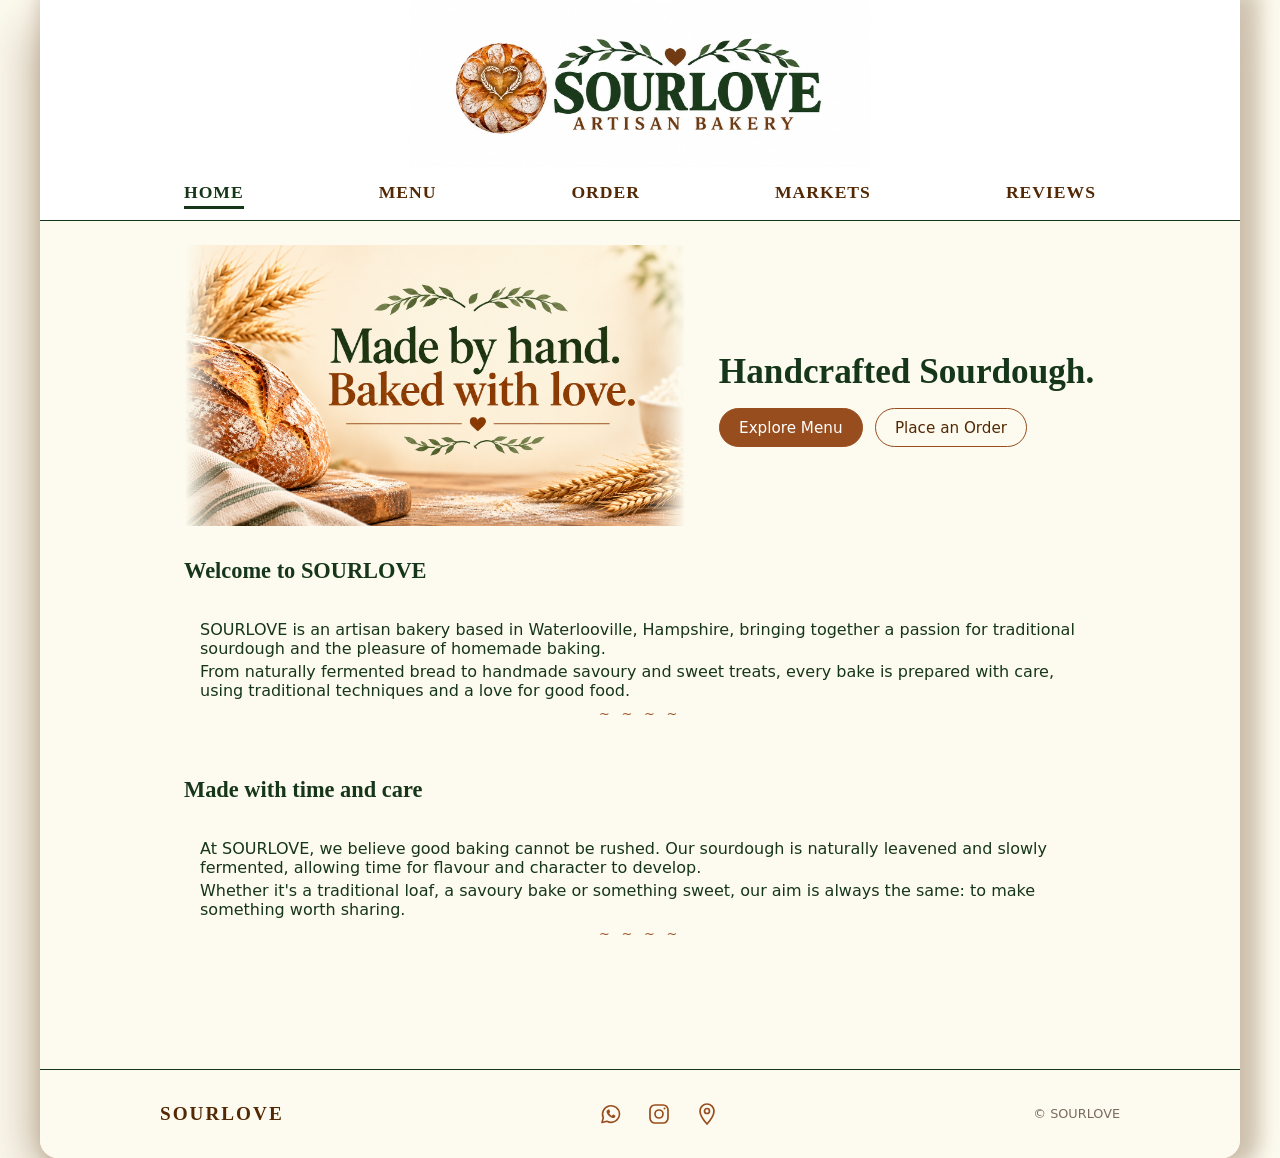
<file: index.html>
<!DOCTYPE html>
<html lang="en">

<head>
  <meta charset="UTF-8">
  <meta name="viewport" content="width=device-width, initial-scale=1.0">
  <meta name="description"
    content="Discover SOURLOVE, an artisan sourdough bakery in Waterlooville, Hampshire. Handcrafted sourdough and handmade baked goods.">
  <title>SOURLOVE — Artisan Sourdough Bakery</title>
  <link rel="stylesheet" href="styles.css">
</head>

<body>
  <div class="page-container">
    <div id="site-header"></div>
    <main>

      <!-- HERO -->
      <section class="hero">

        <div class="hero-image">
          <img src="images/Sourlovelogo_hero.png" alt="SOURLOVE Artisan Sourdough Bakery">
        </div>

        <div class="hero-text">
          <h1>Handcrafted Sourdough.</h1>

          <div class="hero-actions">
            <a href="menu.html" class="btn btn-primary">Explore Menu</a>
            <a href="order.html" class="btn btn-outline">Place an Order</a>
          </div>
        </div>

      </section>

      <!-- INTRODUCTION -->
      <section class="section">

        <div class="section-header">
          <h2>Welcome to SOURLOVE</h2>
        </div>

        <div class="card">
          <p>
            SOURLOVE is an artisan bakery based in Waterlooville,
            Hampshire, bringing together a passion for traditional
            sourdough and the pleasure of homemade baking.
          </p>

          <p>
            From naturally fermented bread to handmade savoury
            and sweet treats, every bake is prepared with care,
            using traditional techniques and a love for good food.
          </p>
        </div>

      </section>

      <!-- OUR APPROACH -->
      <section class="section">

        <div class="section-header">
          <h2>Made with time and care</h2>
        </div>

        <div class="card">
          <p>
            At SOURLOVE, we believe good baking cannot be rushed.
            Our sourdough is naturally leavened and slowly fermented,
            allowing time for flavour and character to develop.
          </p>

          <p>
            Whether it's a traditional loaf, a savoury bake or
            something sweet, our aim is always the same:
            to make something worth sharing.
          </p>
        </div>

      </section>

    </main>

    <div id="site-footer"></div>
  </div>
  <script src="js/layout.js"></script>
</body>

</html>
</file>
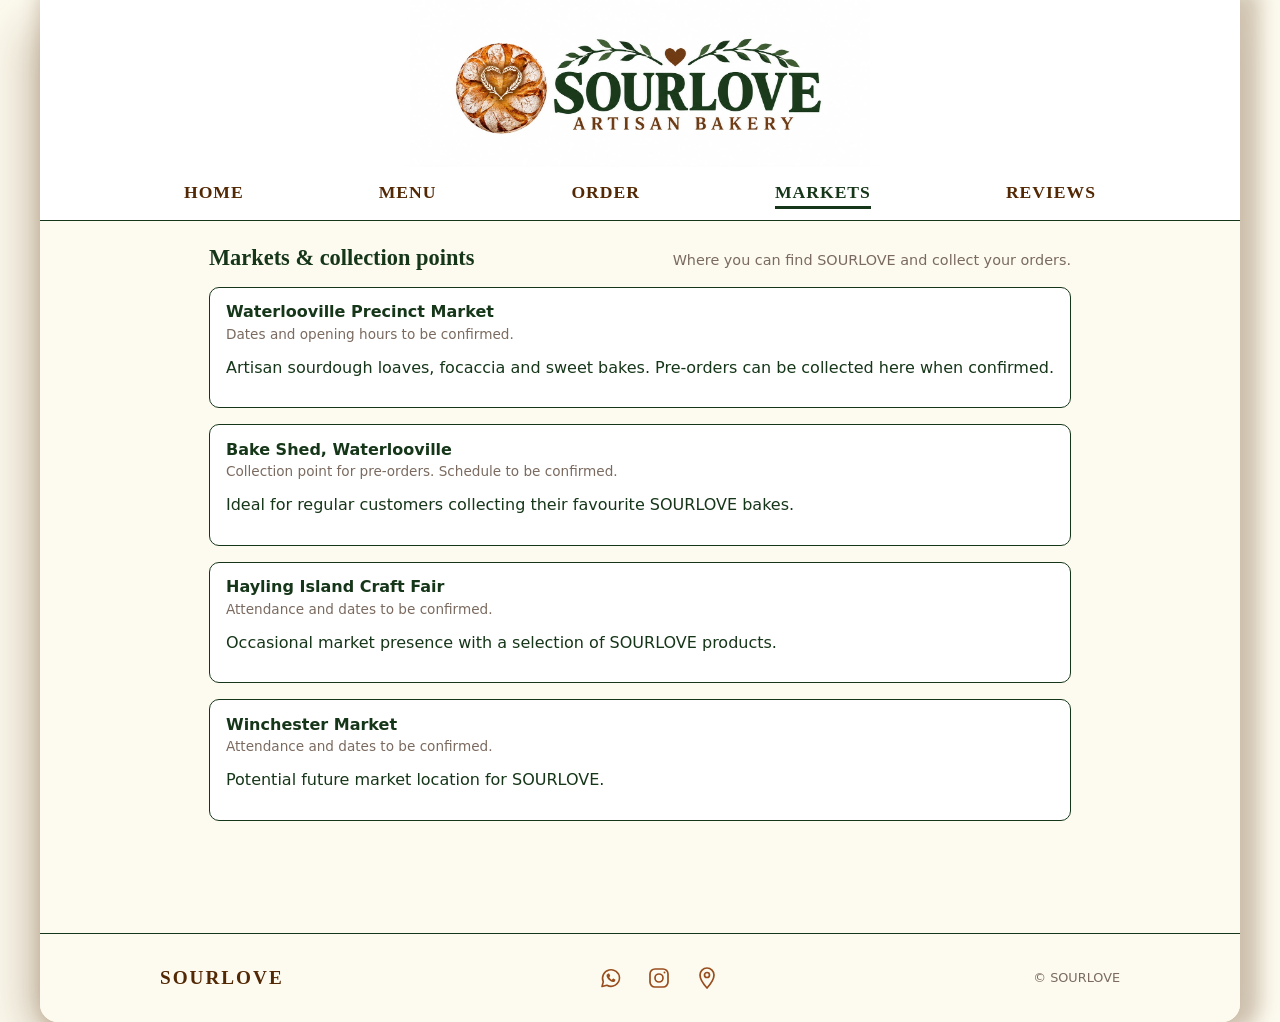
<file: markets.html>
<!DOCTYPE html>
<html lang="en">

<head>
  <meta charset="UTF-8">
  <meta name="viewport" content="width=device-width, initial-scale=1.0">
  <title>SOURLOVE — Markets & Collection</title>
  <link rel="stylesheet" href="styles.css">
</head>

<body>
  <div class="page-container">
    <div id="site-header"></div>

    <main>
      <section class="section">
        <div class="section-header">
          <h2>Markets & collection points</h2>
          <p>Where you can find SOURLOVE and collect your orders.</p>
        </div>

        <div class="market-list">
          <div class="market-item">
            <h3>Waterlooville Precinct Market</h3>
            <div class="market-meta">Dates and opening hours to be confirmed.</div>
            <p>Artisan sourdough loaves, focaccia and sweet bakes. Pre‑orders can be collected here when confirmed.</p>
          </div>

          <div class="market-item">
            <h3>Bake Shed, Waterlooville</h3>
            <div class="market-meta">Collection point for pre‑orders. Schedule to be confirmed.</div>
            <p>Ideal for regular customers collecting their favourite SOURLOVE bakes.</p>
          </div>

          <div class="market-item">
            <h3>Hayling Island Craft Fair</h3>
            <div class="market-meta">Attendance and dates to be confirmed.</div>
            <p>Occasional market presence with a selection of SOURLOVE products.</p>
          </div>

          <div class="market-item">
            <h3>Winchester Market</h3>
            <div class="market-meta">Attendance and dates to be confirmed.</div>
            <p>Potential future market location for SOURLOVE.</p>
          </div>
        </div>
      </section>
    </main>
    <div id="site-footer"></div>
    <script src="js/layout.js"></script>
</body>

</html>
</file>
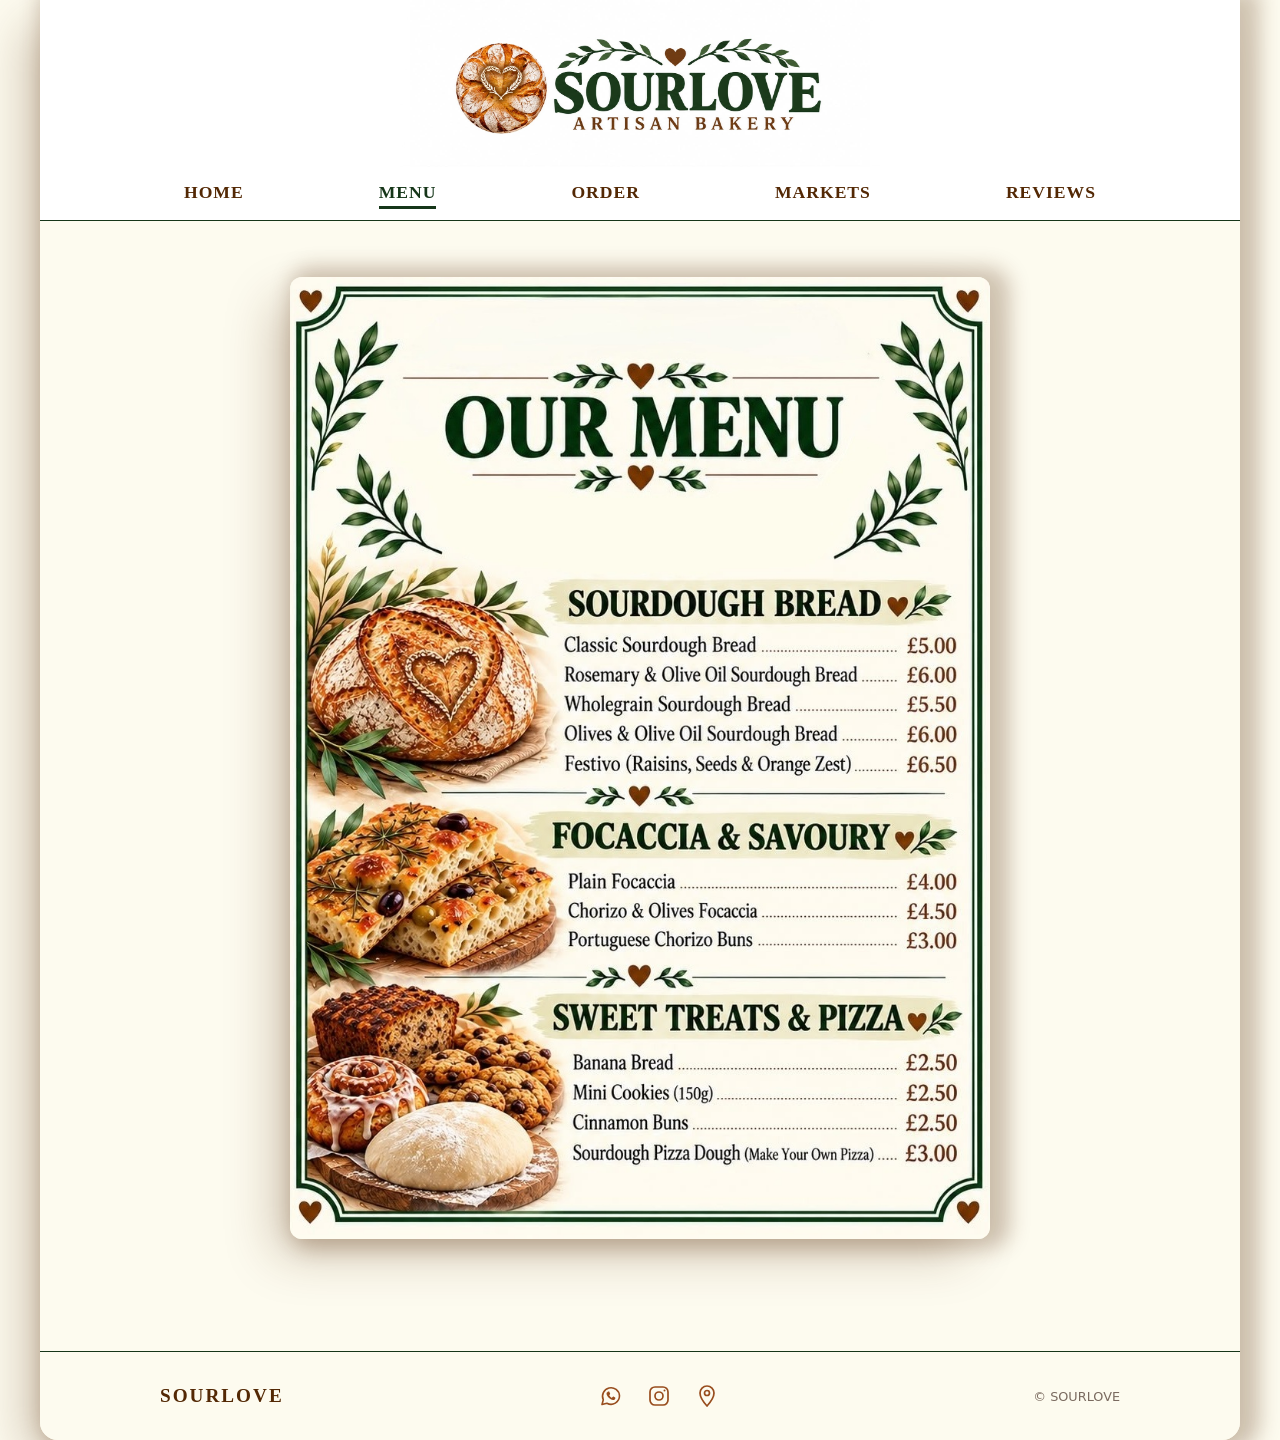
<file: menu.html>
<!DOCTYPE html>
<html lang="en">

<head>
  <meta charset="UTF-8">
  <meta name="viewport" content="width=device-width, initial-scale=1.0">
  <title>SOURLOVE — Menu</title>
  <link rel="stylesheet" href="styles.css">
</head>

<body>
  <div class="page-container">
    <div id="site-header"></div>

    <main>
      <section class="section">
        <!-- <div class="section-header">
          <h2>Menu</h2>
        </div> -->
        <div class="menu-image">
          <img src="images/Menu.jpeg" alt="SOURLOVE Menu">
        </div>

        <!-- <table class="menu-table">
          <thead>
            <tr>
              <th>Product</th>
              <th>Description</th>
              <th>Price</th>
              <th>Pack size</th>
              <th>Ingredients & allergens</th>
            </tr>
          </thead>
          <tbody>
            <tr>
              <td>Classic Sourdough</td>
              <td>Traditional sourdough loaf with a crisp crust and open crumb.</td>
              <td>£5.00</td>
              <td>1 loaf</td>
              <td>Wheat flour, water, salt, sourdough starter. Contains gluten.</td>
            </tr>
            <tr>
              <td>Olive Oil & Rosemary Sourdough</td>
              <td>Fragrant loaf enriched with olive oil and rosemary.</td>
              <td>£6.00</td>
              <td>1 loaf</td>
              <td>Wheat flour, water, olive oil, rosemary, salt, sourdough starter. Contains gluten.</td>
            </tr>
            <tr>
              <td>Wholegrain Sourdough</td>
              <td>Hearty wholegrain sourdough with a nutty flavour.</td>
              <td>£5.50</td>
              <td>1 loaf</td>
              <td>Wholemeal wheat flour, water, salt, sourdough starter. Contains gluten.</td>
            </tr>
            <tr>
              <td>Sourdough Chocolate Muffins (pack of 2)</td>
              <td>Rich chocolate muffins made with sourdough.</td>
              <td>£2.50</td>
              <td>2 muffins</td>
              <td>Wheat flour, cocoa, sugar, eggs, butter, sourdough starter. Contains gluten, eggs, milk.</td>
            </tr>
            <tr>
              <td>Sourdough Banana Cake</td>
              <td>Moist banana cake with sourdough for extra depth.</td>
              <td>£3.00</td>
              <td>1 slice / portion</td>
              <td>Wheat flour, banana, sugar, eggs, butter, sourdough starter. Contains gluten, eggs, milk.</td>
            </tr>
            <tr>
              <td>Giant Chocolate Cookie</td>
              <td>Large chewy cookie with chocolate chunks.</td>
              <td>£2.50</td>
              <td>1 cookie</td>
              <td>Wheat flour, sugar, butter, chocolate, eggs. Contains gluten, milk, eggs.</td>
            </tr>
            <tr>
              <td>Mini Cookies (pack)</td>
              <td>Assorted mini cookies, perfect for sharing.</td>
              <td>£2.50</td>
              <td>Pack (quantity to be confirmed)</td>
              <td>Wheat flour, sugar, butter, chocolate (varies). Contains gluten, milk, eggs.</td>
            </tr>
            <tr>
              <td>Blueberry Muffins</td>
              <td>Soft muffins with fresh or frozen blueberries.</td>
              <td>£2.50</td>
              <td>1 muffin</td>
              <td>Wheat flour, blueberries, sugar, eggs, butter. Contains gluten, eggs, milk.</td>
            </tr>
            <tr>
              <td>Portuguese Chorizo Bun</td>
              <td>Soft bun filled with Portuguese chorizo.</td>
              <td>£3.00</td>
              <td>1 bun</td>
              <td>Wheat flour, chorizo (pork), water, yeast, salt. Contains gluten; may contain sulphites.</td>
            </tr>
            <tr>
              <td>Chorizo & Olive Focaccia</td>
              <td>Focaccia topped with chorizo and olives.</td>
              <td>£4.50</td>
              <td>1 piece / portion</td>
              <td>Wheat flour, water, olive oil, chorizo (pork), olives, salt, yeast. Contains gluten; may contain
                sulphites.</td>
            </tr>
          </tbody>
        </table> -->
      </section>
    </main>
    <div id="site-footer"></div>
  </div>
  <script src="js/layout.js"></script>
</body>

</html>
</file>
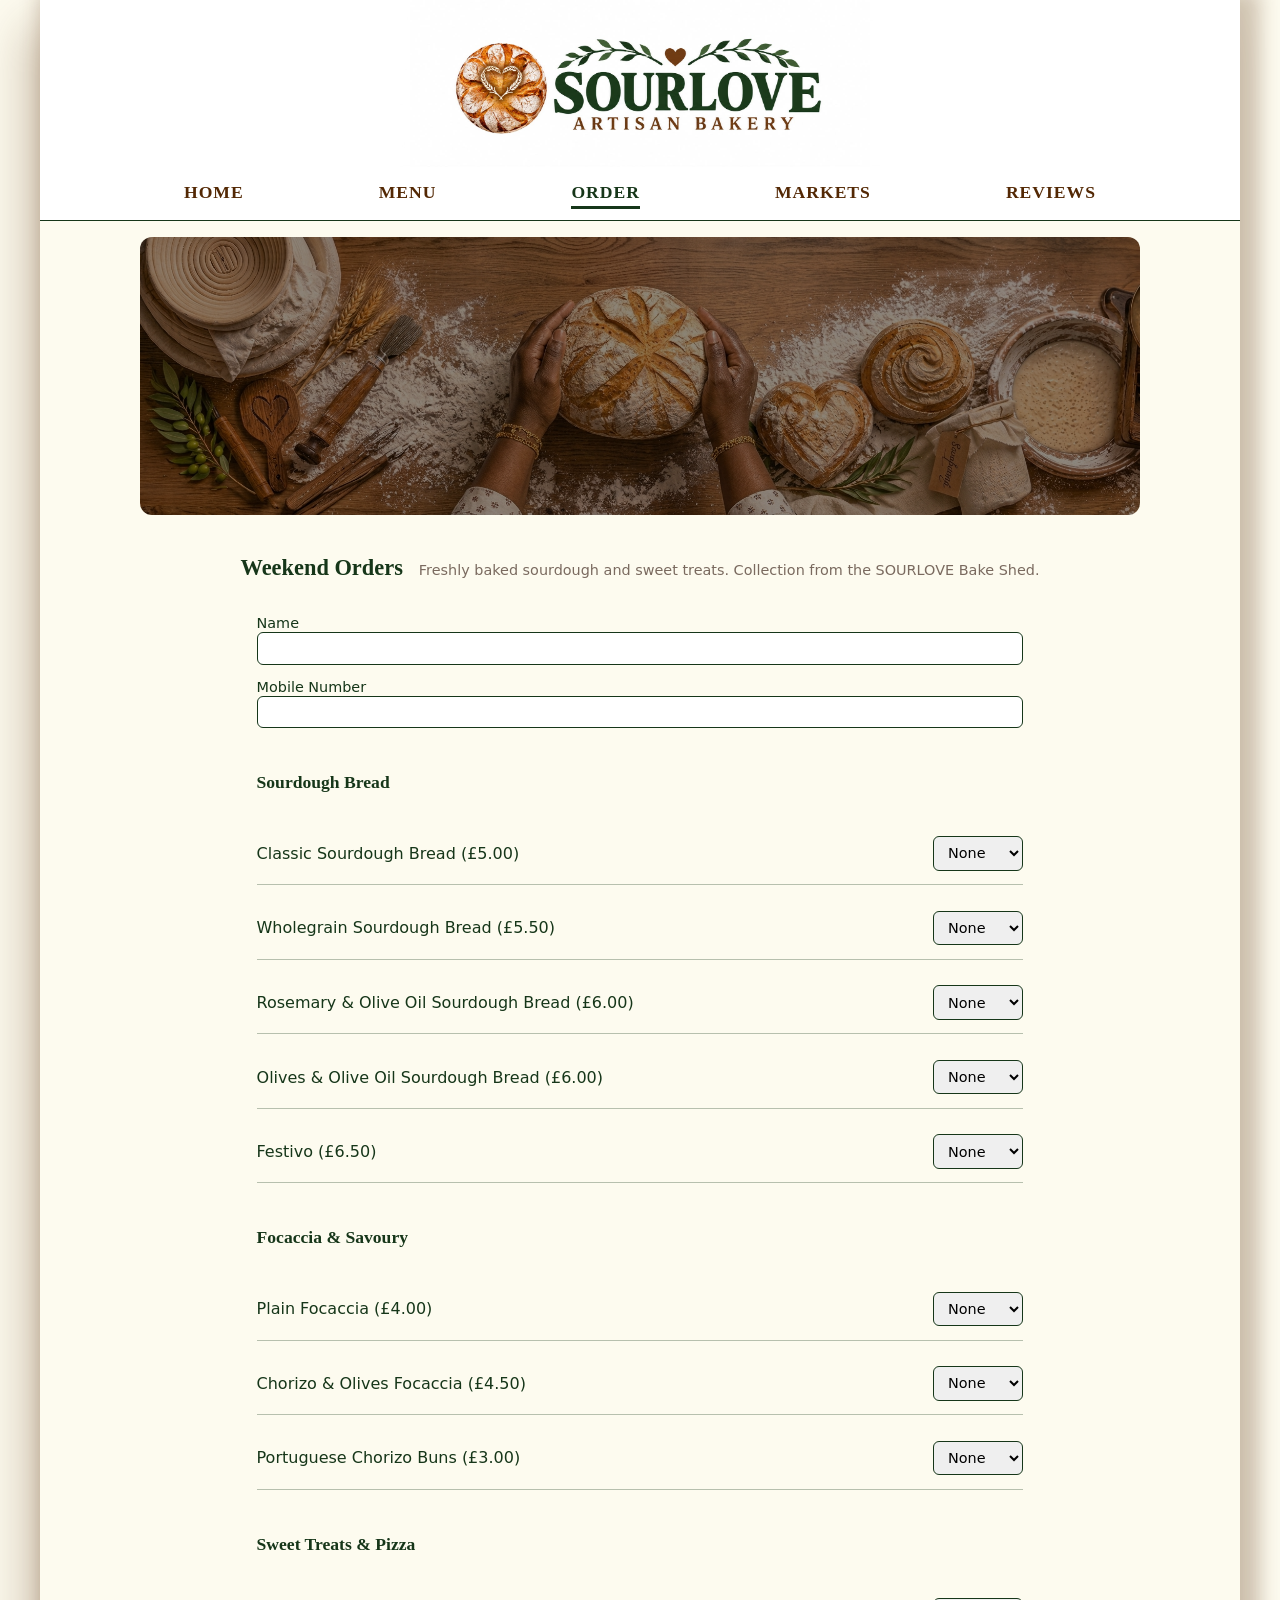
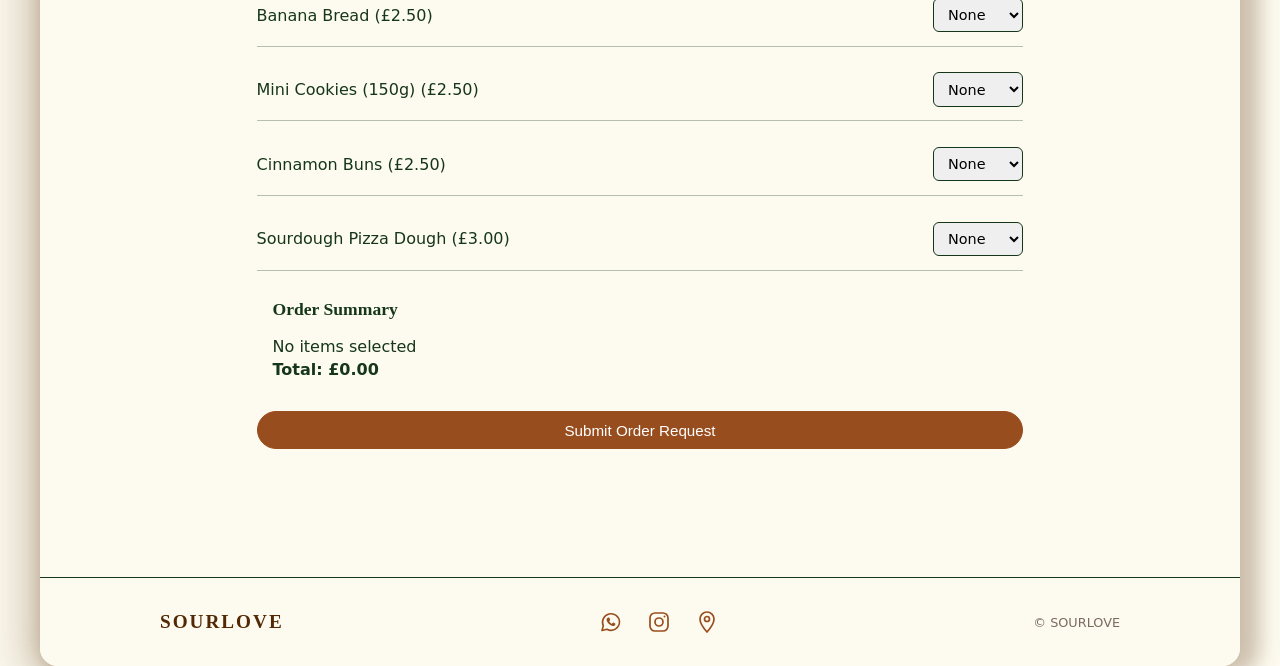
<file: order.html>
<!DOCTYPE html>
<html lang="en">

<head>
  <meta charset="UTF-8">
  <meta name="viewport" content="width=device-width, initial-scale=1.0">
  <title>SOURLOVE — Order</title>
  <link rel="stylesheet" href="styles.css">
</head>

<body>
    <div class="page-container">

    <div id="site-header"></div>
    <div class="baking-image">
    <img src="images/baking banner3.jpg" alt="SOURLOVE Baking">
  </div>

    <main>

      <section class="section order-page">

        <div class="section-header">
          <h2>Weekend Orders</h2>
          <p>
            Freshly baked sourdough and sweet treats. Collection from the SOURLOVE Bake Shed.
          </p>
        </div>

        <div class="card product-card">

          <form id="orderForm">

            <div>
              <label for="name">Name</label>
              <input id="name" type="text" required>
            </div>

            <div>
              <label for="mobile">Mobile Number</label>
              <input id="mobile" type="text" required>
            </div>

            <h3>Sourdough Bread</h3>

            <div class="product-row">
              <span>Classic Sourdough Bread (£5.00)</span>
              <select class="qty" data-name="Classic Sourdough Bread" data-price="5">
                <option value="0">None</option>
                <option value="1">1</option>
                <option value="2">2</option>
                <option value="3">3</option>
                <option value="4">4</option>
                <option value="5">5</option>
              </select>
            </div>

            <div class="product-row">
              <span>Wholegrain Sourdough Bread (£5.50)</span>
              <select class="qty" data-name="Wholegrain Sourdough Bread" data-price="5.5">
                <option value="0">None</option>
                <option value="1">1</option>
                <option value="2">2</option>
                <option value="3">3</option>
                <option value="4">4</option>
                <option value="5">5</option>
              </select>
            </div>

            <div class="product-row">
              <span>Rosemary & Olive Oil Sourdough Bread (£6.00)</span>
              <select class="qty" data-name="Rosemary & Olive Oil Sourdough Bread" data-price="6">
                <option value="0">None</option>
                <option value="1">1</option>
                <option value="2">2</option>
                <option value="3">3</option>
                <option value="4">4</option>
                <option value="5">5</option>
              </select>
            </div>

            <div class="product-row">
              <span>Olives & Olive Oil Sourdough Bread (£6.00)</span>
              <select class="qty" data-name="Olives & Olive Oil Sourdough Bread" data-price="6">
                <option value="0">None</option>
                <option value="1">1</option>
                <option value="2">2</option>
                <option value="3">3</option>
                <option value="4">4</option>
                <option value="5">5</option>
              </select>
            </div>

            <div class="product-row">
              <span>Festivo (£6.50)</span>
              <select class="qty" data-name="Festivo" data-price="6.5">
                <option value="0">None</option>
                <option value="1">1</option>
                <option value="2">2</option>
                <option value="3">3</option>
                <option value="4">4</option>
                <option value="5">5</option>
              </select>
            </div>

            <h3>Focaccia & Savoury</h3>

            <div class="product-row">
              <span>Plain Focaccia (£4.00)</span>
              <select class="qty" data-name="Plain Focaccia" data-price="4">
                <option value="0">None</option>
                <option value="1">1</option>
                <option value="2">2</option>
                <option value="3">3</option>
                <option value="4">4</option>
                <option value="5">5</option>
              </select>
            </div>

            <div class="product-row">
              <span>Chorizo & Olives Focaccia (£4.50)</span>
              <select class="qty" data-name="Chorizo & Olives Focaccia" data-price="4.5">
                <option value="0">None</option>
                <option value="1">1</option>
                <option value="2">2</option>
                <option value="3">3</option>
                <option value="4">4</option>
                <option value="5">5</option>
              </select>
            </div>

            <div class="product-row">
              <span>Portuguese Chorizo Buns (£3.00)</span>
              <select class="qty" data-name="Portuguese Chorizo Buns" data-price="3">
                <option value="0">None</option>
                <option value="1">1</option>
                <option value="2">2</option>
                <option value="3">3</option>
                <option value="4">4</option>
                <option value="5">5</option>
              </select>
            </div>

            <h3>Sweet Treats & Pizza</h3>

            <div class="product-row">
              <span>Banana Bread (£2.50)</span>
              <select class="qty" data-name="Banana Bread" data-price="2.5">
                <option value="0">None</option>
                <option value="1">1</option>
                <option value="2">2</option>
                <option value="3">3</option>
                <option value="4">4</option>
                <option value="5">5</option>
              </select>
            </div>

            <div class="product-row">
              <span>Mini Cookies (150g) (£2.50)</span>
              <select class="qty" data-name="Mini Cookies (150g)" data-price="2.5">
                <option value="0">None</option>
                <option value="1">1</option>
                <option value="2">2</option>
                <option value="3">3</option>
                <option value="4">4</option>
                <option value="5">5</option>
              </select>
            </div>

            <div class="product-row">
              <span>Cinnamon Buns (£2.50)</span>
              <select class="qty" data-name="Cinnamon Buns" data-price="2.5">
                <option value="0">None</option>
                <option value="1">1</option>
                <option value="2">2</option>
                <option value="3">3</option>
                <option value="4">4</option>
                <option value="5">5</option>
              </select>
            </div>

            <div class="product-row">
              <span>Sourdough Pizza Dough (£3.00)</span>
              <select class="qty" data-name="Sourdough Pizza Dough" data-price="3">
                <option value="0">None</option>
                <option value="1">1</option>
                <option value="2">2</option>
                <option value="3">3</option>
                <option value="4">4</option>
                <option value="5">5</option>
              </select>
            </div>

            <div class="card summary-card">

              <h3>Order Summary</h3>

              <div id="summary">
                No items selected
              </div>

              <p class="order-total">
                <strong>Total: £<span id="total">0.00</span></strong>
              </p>

            </div>

            <button type="submit" class="btn btn-primary">
              Submit Order Request
            </button>

          </form>

        </div>

      </section>

    </main>

    <div id="site-footer"></div>

  </div>

  <script src="js/layout.js"></script>

  <script>
    const qtySelectors = document.querySelectorAll('.qty');

    qtySelectors.forEach(select => {
      select.addEventListener('change', updateSummary);
    });

    function updateSummary() {

      const summary = document.getElementById('summary');
      const totalBox = document.getElementById('total');

      let html = '';
      let total = 0;

      qtySelectors.forEach(select => {

        const qty = parseInt(select.value);

        if (qty > 0) {

          const name = select.dataset.name;
          const price = parseFloat(select.dataset.price);

          const lineTotal = qty * price;

          total += lineTotal;

          html += `
            <div class="summary-line">
              <span>${qty} × ${name}</span>
              <span>£${lineTotal.toFixed(2)}</span>
            </div>
          `;
        }
      });

      summary.innerHTML = html || 'No items selected';
      totalBox.textContent = total.toFixed(2);
    }
  </script>

</body>

</html>
</file>
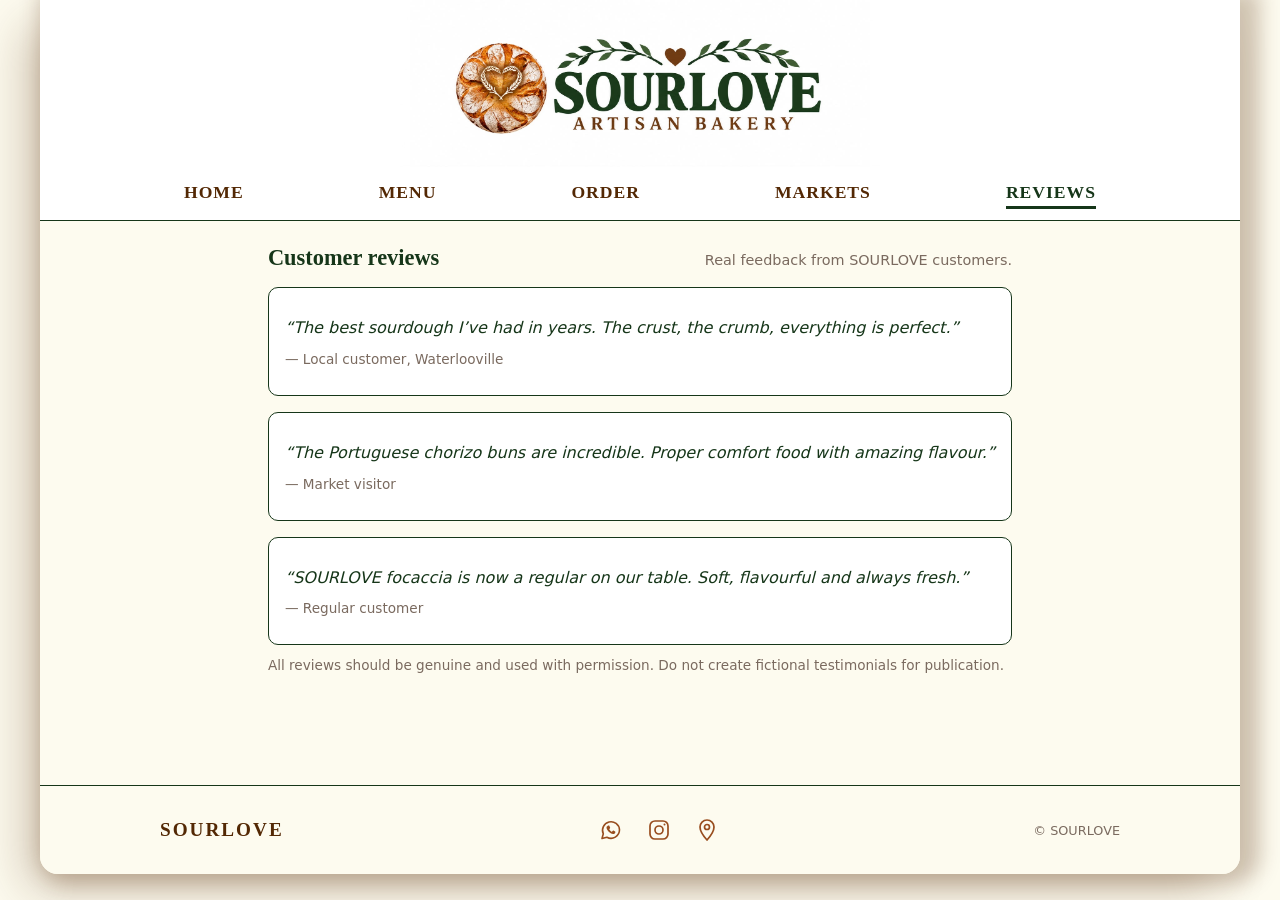
<file: reviews.html>
<!DOCTYPE html>
<html lang="en">

<head>
  <meta charset="UTF-8">
  <meta name="viewport" content="width=device-width, initial-scale=1.0">
  <title>SOURLOVE — Customer Reviews</title>
  <link rel="stylesheet" href="styles.css">
</head>

<body>
  <div class="page-container">
    <div id="site-header"></div>

    <main>
      <section class="section">
        <div class="section-header">
          <h2>Customer reviews</h2>
          <p>Real feedback from SOURLOVE customers.</p>
        </div>

        <div class="review-list">
          <article class="review">
            <p class="review-quote">“The best sourdough I’ve had in years. The crust, the crumb, everything is perfect.”
            </p>
            <p class="review-author">— Local customer, Waterlooville</p>
          </article>
          <article class="review">
            <p class="review-quote">“The Portuguese chorizo buns are incredible. Proper comfort food with amazing
              flavour.”</p>
            <p class="review-author">— Market visitor</p>
          </article>
          <article class="review">
            <p class="review-quote">“SOURLOVE focaccia is now a regular on our table. Soft, flavourful and always
              fresh.”
            </p>
            <p class="review-author">— Regular customer</p>
          </article>
        </div>

        <p style="margin-top:0.75rem;font-size:0.85rem;color:#7a6a5f;">
          All reviews should be genuine and used with permission. Do not create fictional testimonials for publication.
        </p>
      </section>
    </main>
    <div id="site-footer"></div>
    <script src="js/layout.js"></script>
</body>

</html>
</file>
<file: styles.css>
:root {
  --bg: #FDFBEF;
  --accent: #984D1E;
  --accent-dark: #532804;
  --text: #163619;
  --muted: #7a6a5f;
  --border: #163619;
  --font-main: "Georgia", "Times New Roman", serif;
  --font-ui: system-ui, -apple-system, BlinkMacSystemFont, "Segoe UI", sans-serif;
}

*,
*::before,
*::after {
  box-sizing: border-box;
}

body {
  margin: 0;
  font-family: var(--font-ui);
  color: var(--text);
  background: var(--bg);
}

.page-container {
  width: 100%;
  max-width: 1200px;
  margin: 0 auto;
  background: var(--bg);
  display: flex;
  flex-direction: column;

  box-shadow:
    -20px 20px 50px -5px rgba(83, 40, 4, 0.25),
    10px 0 20px 10px rgba(83, 40, 4, 0.25);

  border-radius: 0 0 18px 18px;
  overflow: hidden;
}

a {
  color: var(--accent-dark);
  text-decoration: none;
}

a:hover {
  text-decoration: underline;
}

header {
  border-bottom: 1px solid var(--border);
  background: #fff;
}

.header-inner {
  max-width: 960px;
  margin: 0 auto;
  padding: 1rem 1.5rem;
  display: flex;
  align-items: center;
  justify-content: space-between;
}

.header-inner nav {
  width: 100%;
}

/* Navigation */
nav ul {
  list-style: none;
  margin: 0;
  padding: 0;
}

nav a {
  text-decoration: none;
}

.header-inner nav ul {
  display: flex;
  justify-content: space-between;
  align-items: center;
  list-style: none;
  padding: 0;
  margin: 0;
}

.header-inner nav a {
  font-family: var(--font-main);
  font-size: 1.1rem;
  font-weight: 600;
  letter-spacing: 1px;
  text-transform: uppercase;
  text-decoration: none;
  color: var(--accent-dark);
  padding: 0.2rem 0;
  border-bottom: 3px solid transparent;
  transition: color 0.2s ease, border-color 0.2s ease;
}

.header-inner nav a:hover {
  color: var(--accent);
}

.header-inner nav a[aria-current="page"] {
  color: var(--text);
  font-weight: 700;
  border-bottom-color: var(--text);
}

.brand {
  display: flex;
  flex-direction: column;
}

.brand-title {
  font-family: var(--font-main);
  font-size: 1.6rem;
  letter-spacing: 0.12em;
  text-transform: uppercase;
}

.brand-subtitle {
  font-size: 0.85rem;
  color: var(--muted);
}

main {
  max-width: 960px;
  margin: 0 auto;
  padding: 1.5rem;
}

.menu-image {
  display: flex;
  justify-content: center;
  margin: 2rem auto;
}

.menu-image img {
  width: 100%;
  max-width: 700px;
  height: auto;
  display: block;

  border-radius: 12px;
  overflow: hidden;

  box-shadow:
    -20px 20px 50px -5px rgba(83, 40, 4, 0.25),
    10px 0 20px 10px rgba(83, 40, 4, 0.25);
}

.hero {
  display: grid;
  grid-template-columns: minmax(0, 2fr) minmax(0, 1.5fr);
  gap: 2rem;
  align-items: center;
  margin-bottom: 2rem;
}

.hero-text h1 {
  font-family: var(--font-main);
  font-size: 2.2rem;
  margin-bottom: 0.5rem;
}

.hero-text p {
  margin: 0.25rem 0;
  color: var(--muted);
}

.hero-actions {
  margin-top: 1rem;
  display: flex;
  gap: 0.75rem;
  flex-wrap: wrap;
}

.btn {
  display: inline-block;
  padding: 0.6rem 1.2rem;
  border-radius: 999px;
  border: 1px solid transparent;
  font-size: 0.95rem;
  font-weight: 500;
  cursor: pointer;
}

.btn-primary {
  background: var(--accent);
  color: #fff;
  border-color: var(--accent);
}

.btn-primary:hover {
  background: var(--accent-dark);
  border-color: var(--accent-dark);
}

.btn-outline {
  background: transparent;
  color: var(--accent-dark);
  border-color: var(--accent);
}

.btn-outline:hover {
  background: #fff3ea;
}

.hero-image {
  display: flex;
  align-items: center;
  justify-content: center;
}

.hero-image img {
  width: 100%;
  max-width: 500px;
  height: auto;

  -webkit-mask-image:
    linear-gradient(to right,
      transparent 0%,
      black 8%,
      black 92%,
      transparent 100%);

  mask-image:
    linear-gradient(to right,
      transparent 0%,
      black 8%,
      black 92%,
      transparent 100%);
}

/* Sections */

.section {
  margin-bottom: 2.5rem;
}

.section-header {
  display: flex;
  justify-content: space-between;
  align-items: baseline;
  gap: 1rem;
  margin-bottom: 1rem;
}

.section-header h2 {
  font-family: var(--font-main);
  font-size: 1.4rem;
  margin: 0;
}

.section-header p {
  margin: 0;
  font-size: 0.9rem;
  color: var(--muted);
}

/* Cards & grids */

.grid {
  display: grid;
  gap: 1.5rem;
}

.grid-2 {
  grid-template-columns: repeat(auto-fit, minmax(260px, 1fr));
}

.card {
  padding: 1rem;
  position: relative;
}

.card::after {
  content: "~ ~ ~ ~";
  display: block;
  text-align: center;
  color: var(--accent);
  margin-top: 0.4rem;
  font-size: 0.8rem;
  letter-spacing: 0.3em;
}

.order-page .card::after {
  display: none;
}

.card p {
  margin: 0.25rem 0;
  font-size: 1rem;
}

/* Menu table */

.menu-table {
  width: 100%;
  border-collapse: collapse;
  margin-top: 0.5rem;
}

.menu-table th,
.menu-table td {
  border: 1px solid var(--border);
  padding: 0.5rem 0.6rem;
  font-size: 0.9rem;
}

.menu-table th {
  background: #f5ede2;
  text-align: left;
}

/* Forms */

form {
  display: grid;
  gap: 0.75rem;
}

.baking-image {
  max-width: 1000px;
  margin: 1rem auto;
  border-radius: 12px;
  overflow: hidden;
}

.baking-image img {
  width: 100%;
  /* height: 180px; */
  object-fit: cover;
  object-position: center 55%;
  display: block;
  filter: brightness(55%);
}

label {
  font-size: 0.9rem;
  font-weight: 500;
}

input[type="text"],
input[type="email"],
input[type="number"],
select,
textarea {
  width: 100%;
  padding: 0.45rem 0.6rem;
  border-radius: 6px;
  border: 1px solid var(--border);
  font-size: 0.9rem;
  font-family: var(--font-ui);
}

textarea {
  min-height: 90px;
  resize: vertical;
}

/* Order Page */
.product-row {
  display: flex;
  justify-content: space-between;
  align-items: center;
  gap: 1rem;
  padding: 0.85rem 0;
  border-bottom: 1px solid rgba(22, 54, 25, .3);
}

.product-row:last-child {
  border-bottom: none;
}

.product-row select {
  width: 90px;
}

.summary-line {
  display: flex;
  justify-content: space-between;
  margin-bottom: 0.5rem;
}

.order-total {
  margin-top: 1rem;
  font-size: 1.1rem;
}

.card h3 {
  font-family: var(--font-main);
  font-size: 1.1rem;
  margin-top: 2rem;
}

.card h3:first-child {
  margin-top: 0;
}


/* Markets list */

.market-list {
  display: grid;
  gap: 1rem;
}

.market-item {
  border-radius: 10px;
  border: 1px solid var(--border);
  padding: 0.9rem 1rem;
  background: #fff;
}

.market-item h3 {
  margin: 0 0 0.3rem;
  font-size: 1rem;
}

.market-meta {
  font-size: 0.85rem;
  color: var(--muted);
}

/* Reviews */

.review-list {
  display: grid;
  gap: 1rem;
}

.review {
  border-radius: 10px;
  border: 1px solid var(--border);
  padding: 0.9rem 1rem;
  background: #fff;
}

.review-quote {
  font-style: italic;
  margin-bottom: 0.4rem;
}

.review-author {
  font-size: 0.85rem;
  color: var(--muted);
}

/* Footer */
.footer {
  background: var(--bg);
  border-top: 1px solid var(--border);
  padding: 2rem 1rem;
  margin-top: 3rem;
}

.footer-inner {
  max-width: 960px;
  margin: 0 auto;
  display: flex;
  align-items: center;
  justify-content: space-between;
  gap: 1.5rem;
}

.footer-brand {
  font-family: var(--font-main);
  font-size: 1.2rem;
  font-weight: bold;
  letter-spacing: 2px;
  color: var(--accent-dark);
}

.footer-icons {
  display: flex;
  align-items: center;
  gap: 1.5rem;
}

.footer-icons a {
  display: inline-flex;
  color: var(--accent);
  text-decoration: none;
  transition: color 0.2s ease, transform 0.2s ease;
}

.footer-icons svg {
  width: 24px;
  height: 24px;
  display: block;
}

.footer-icons a:hover {
  color: var(--text);
  transform: translateY(-3px);
}

.footer-copyright {
  color: var(--muted);
  font-size: 0.8rem;
}

/* =====================================
   RESPONSIVE
   ===================================== */

@media (max-width: 768px) {

  .hero {
    grid-template-columns: 1fr;
  }

  .header-inner {
    flex-direction: column;
    align-items: center;
    gap: 0.75rem;
  }

  .header-inner nav {
    width: 100%;
  }

  .header-inner nav ul {
    display: flex;
    flex-direction: row;
    flex-wrap: nowrap;
    justify-content: space-between;
    align-items: center;
    gap: 0.25rem;
    width: 100%;
  }

  .header-inner nav a {
    font-size: 0.85rem;
    letter-spacing: 0.5px;
    white-space: nowrap;
  }

  .baking-image {
    max-width: 95%;
  }

  .product-row {
    flex-direction: column;
    align-items: flex-start;
  }

  .product-row select {
    width: 100%;
  }

  .footer-inner {
    flex-direction: column;
    gap: 1rem;
  }

}
</file>
